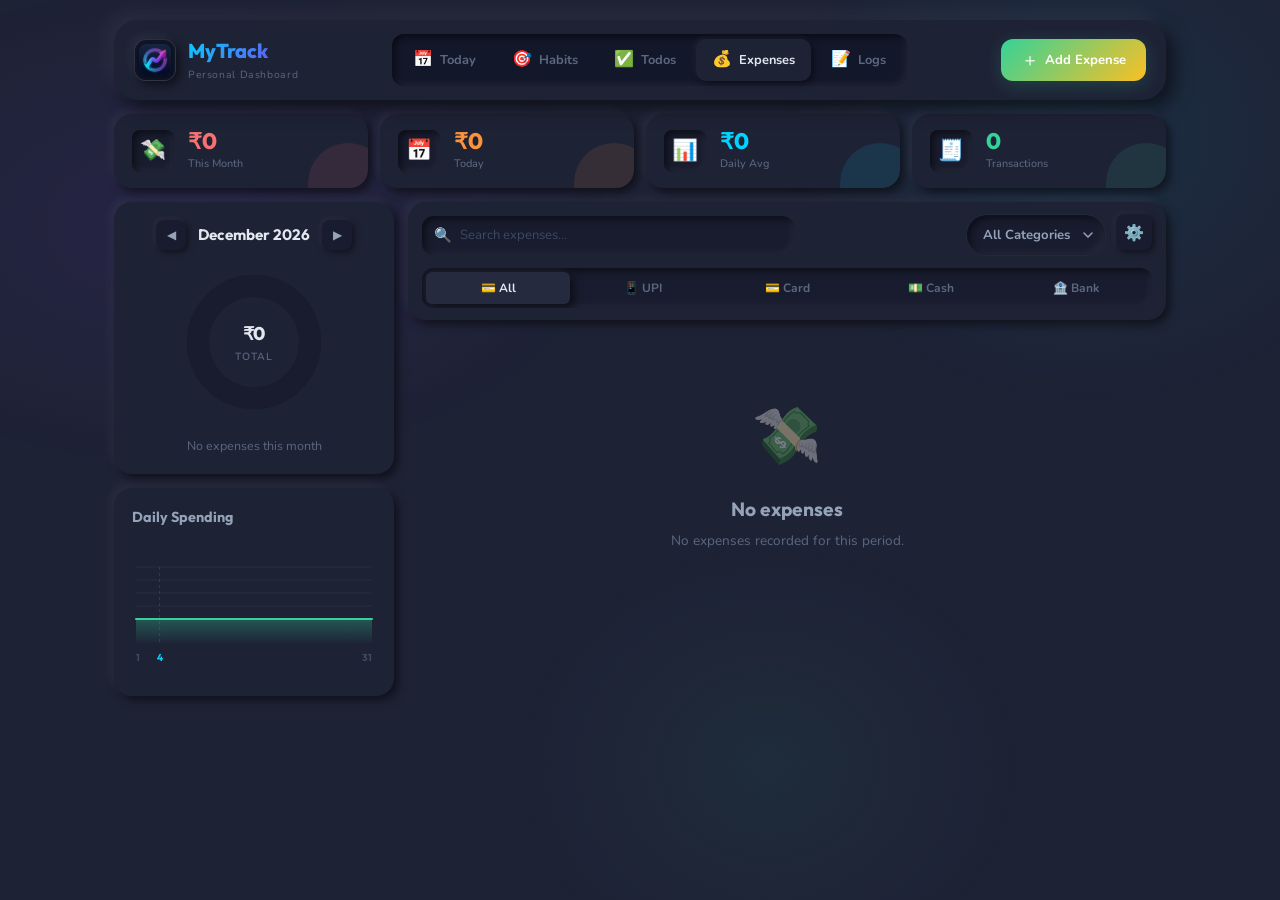
<file: expenses.html>
<!DOCTYPE html>
<html lang="en">

<head>
  <meta charset="UTF-8">
  <meta name="viewport" content="width=device-width, initial-scale=1.0">
  <title>MyTrack — Expenses</title>
  <link rel="stylesheet" href="css/shared.css">
  <link rel="stylesheet" href="css/expenses.css">
  <link rel="icon" type="image/png" href="assets/icon-192.png">
  <link rel="manifest" href="manifest.json">
  <meta name="theme-color" content="#0f172a">
  <link rel="apple-touch-icon" href="assets/icon-192.png">
</head>

<body>
  <div class="app">

    <nav class="topnav">
      <a href="index.html" class="topnav__brand">
        <div class="topnav__logo" aria-label="MyTrack Logo">
          <img src="assets/icon-192.png" alt="MyTrack" class="topnav__logo-img">
        </div>
        <div>
          <div class="topnav__name">MyTrack</div>
          <div class="topnav__tagline">Personal Dashboard</div>
        </div>
      </a>
      <div class="topnav__links">
        <a href="index.html" class="topnav__link"><span class="topnav__link-icon">📅</span><span>Today</span></a>
        <a href="habits.html" class="topnav__link"><span class="topnav__link-icon">🎯</span><span>Habits</span></a>
        <a href="todos.html" class="topnav__link"><span class="topnav__link-icon">✅</span><span>Todos</span></a>
        <a href="expenses.html" class="topnav__link active"><span
            class="topnav__link-icon">💰</span><span>Expenses</span></a>
        <a href="logs.html" class="topnav__link"><span class="topnav__link-icon">📝</span><span>Logs</span></a>
      </div>
      <button class="btn-primary" id="btnAddExp"
        style="background:var(--grad-money);box-shadow:0 4px 18px var(--green-dim);">
        <span style="font-size:1.1rem;font-weight:300">＋</span><span class="btn-text"> Add Expense</span>
      </button>
    </nav>

    <!-- SUMMARY CARDS -->
    <section class="exp-stats" id="expStats">
      <div class="estat estat--spent">
        <div class="estat__icon">💸</div>
        <div>
          <div class="estat__value" id="statSpent">₹0</div>
          <div class="estat__label" id="statSpentLabel">This Month</div>
        </div>
        <div class="estat__glow"></div>
      </div>
      <div class="estat estat--today">
        <div class="estat__icon" id="statTodayIcon">📅</div>
        <div>
          <div class="estat__value" id="statToday">₹0</div>
          <div class="estat__label" id="statTodayLabel">Today</div>
        </div>
        <div class="estat__glow"></div>
      </div>
      <div class="estat estat--avg">
        <div class="estat__icon">📊</div>
        <div>
          <div class="estat__value" id="statAvg">₹0</div>
          <div class="estat__label">Daily Avg</div>
        </div>
        <div class="estat__glow"></div>
      </div>
      <div class="estat estat--count">
        <div class="estat__icon">🧾</div>
        <div>
          <div class="estat__value" id="statCount">0</div>
          <div class="estat__label">Transactions</div>
        </div>
        <div class="estat__glow"></div>
      </div>
    </section>

    <!-- MONTH NAV + MAIN CONTENT -->
    <div class="exp-layout">

      <!-- LEFT: chart + breakdown -->
      <div class="exp-left">
        <div class="exp-card" id="chartCard">
          <div class="exp-card__header">
            <div class="month-nav">
              <button class="month-btn" id="prevMonth">◀</button>
              <span class="month-label" id="monthLabel">March 2026</span>
              <button class="month-btn" id="nextMonth">▶</button>
            </div>
          </div>
          <!-- Donut chart -->
          <div class="donut-wrap">
            <svg id="donutSvg" viewBox="0 0 200 200" class="donut-svg"></svg>
            <div class="donut-center">
              <div class="donut-total" id="donutTotal">₹0</div>
              <div class="donut-label">Total</div>
            </div>
          </div>
          <!-- Legend -->
          <div class="chart-legend" id="chartLegend"></div>
        </div>

        <!-- Line chart - daily -->
        <div class="exp-card" id="barCard">
          <div class="exp-card__title">Daily Spending</div>
          <div class="line-chart-wrap" id="lineChartWrap">
            <svg id="lineChartSvg" class="line-chart-svg"></svg>
            <div class="line-chart-labels" id="lineChartLabels"></div>
            <div class="line-tooltip" id="lineTooltip"></div>
          </div>
        </div>
      </div>

      <div class="exp-right">
        <div class="exp-filters">
          <div style="display: flex; gap: 10px; align-items: center; width: 100%; flex-wrap: wrap;">
            <div class="search-wrap" style="flex: 1; min-width: 180px; margin: 0;">
              <span class="search-icon">🔍</span>
              <input type="text" id="searchExp" class="search-input" placeholder="Search expenses…">
            </div>

            <div style="display: flex; gap: 10px; flex: 1; min-width: 180px; justify-content: flex-end;">
              <select id="filterCatSelect" class="cat-filter-select" title="Filter by Category" style="flex: 1;">
                <option value="all">All Categories</option>
              </select>

              <button class="btn-icon" id="btnManageCats" title="Manage Categories">⚙️</button>
            </div>
          </div>

          <div class="pay-segment" id="payFilterBtns">
            <button class="pay-seg-btn active" data-pay="all" title="All Payments">💳 All</button>
            <button class="pay-seg-btn" data-pay="upi" title="UPI">📱 UPI</button>
            <button class="pay-seg-btn" data-pay="card" title="Card">💳 Card</button>
            <button class="pay-seg-btn" data-pay="cash" title="Cash">💵 Cash</button>
            <button class="pay-seg-btn" data-pay="netbanking" title="NetBanking" style="border-right: none;">🏦
              Bank</button>
          </div>
        </div>

        <div id="expList"></div>
      </div>
    </div>
  </div>

  <!-- MODAL -->
  <div class="modal-overlay" id="expModal">
    <div class="modal">
      <button class="modal__close" id="modalClose">✕</button>
      <h2 class="modal__title" id="expModalTitle">Add Expense</h2>

      <div style="display:grid;grid-template-columns:1fr 1fr;gap:12px;">
        <div class="modal__field" style="grid-column:1/-1">
          <label class="modal__label">Description</label>
          <input class="modal__input" type="text" id="expDesc" placeholder="e.g. Lunch at cafe">
        </div>
        <div class="modal__field">
          <label class="modal__label">Amount (₹)</label>
          <input class="modal__input" type="number" id="expAmount" placeholder="0.00" min="0" step="0.01">
        </div>
        <div class="modal__field">
          <label class="modal__label">Date</label>
          <input class="modal__input" type="date" id="expDate">
        </div>
        <div class="modal__field">
          <label class="modal__label">Category</label>
          <select class="modal__select" id="expCat"></select>
        </div>
        <div class="modal__field">
          <label class="modal__label">Payment</label>
          <select class="modal__select" id="expPayment">
            <option value="cash">💵 Cash</option>
            <option value="upi">📱 UPI</option>
            <option value="card">💳 Card</option>
            <option value="netbanking">🏦 Net Banking</option>
          </select>
        </div>
        <div class="modal__field" style="grid-column:1/-1">
          <label class="modal__label">Notes (optional)</label>
          <input class="modal__input" type="text" id="expNotes" placeholder="Any extra detail…">
        </div>
      </div>

      <div class="modal__actions">
        <button class="modal__btn modal__btn--cancel" id="expCancel">Cancel</button>
        <button class="modal__btn modal__btn--primary" id="expSave" style="background:var(--grad-money);">Save</button>
      </div>
    </div>
  </div>

  <!-- CATEGORY MANAGEMENT MODAL -->
  <div class="modal-overlay" id="catModal">
    <div class="modal" style="max-height: 85vh; display: flex; flex-direction: column;">
      <button class="modal__close" id="catModalClose">✕</button>
      <h2 class="modal__title">Manage Categories</h2>

      <div id="catManageList"
        style="flex: 1; overflow-y: auto; display: flex; flex-direction: column; gap: 10px; margin-bottom: 20px; padding-right: 4px;">
        <!-- JS fills this dynamically -->
      </div>

      <button class="modal__btn modal__btn--primary" id="btnAddNewCat"
        style="background:var(--grad-primary);width:100%;">＋ Add New Category</button>
    </div>
  </div>

  <script src="js/db.js"></script>
  <script>
    if ('serviceWorker' in navigator) {
      navigator.serviceWorker.register('sw.js').catch(err => console.error(err));
    }
  </script>
  <script src="js/expenses.js"></script>
</body>

</html>
</file>
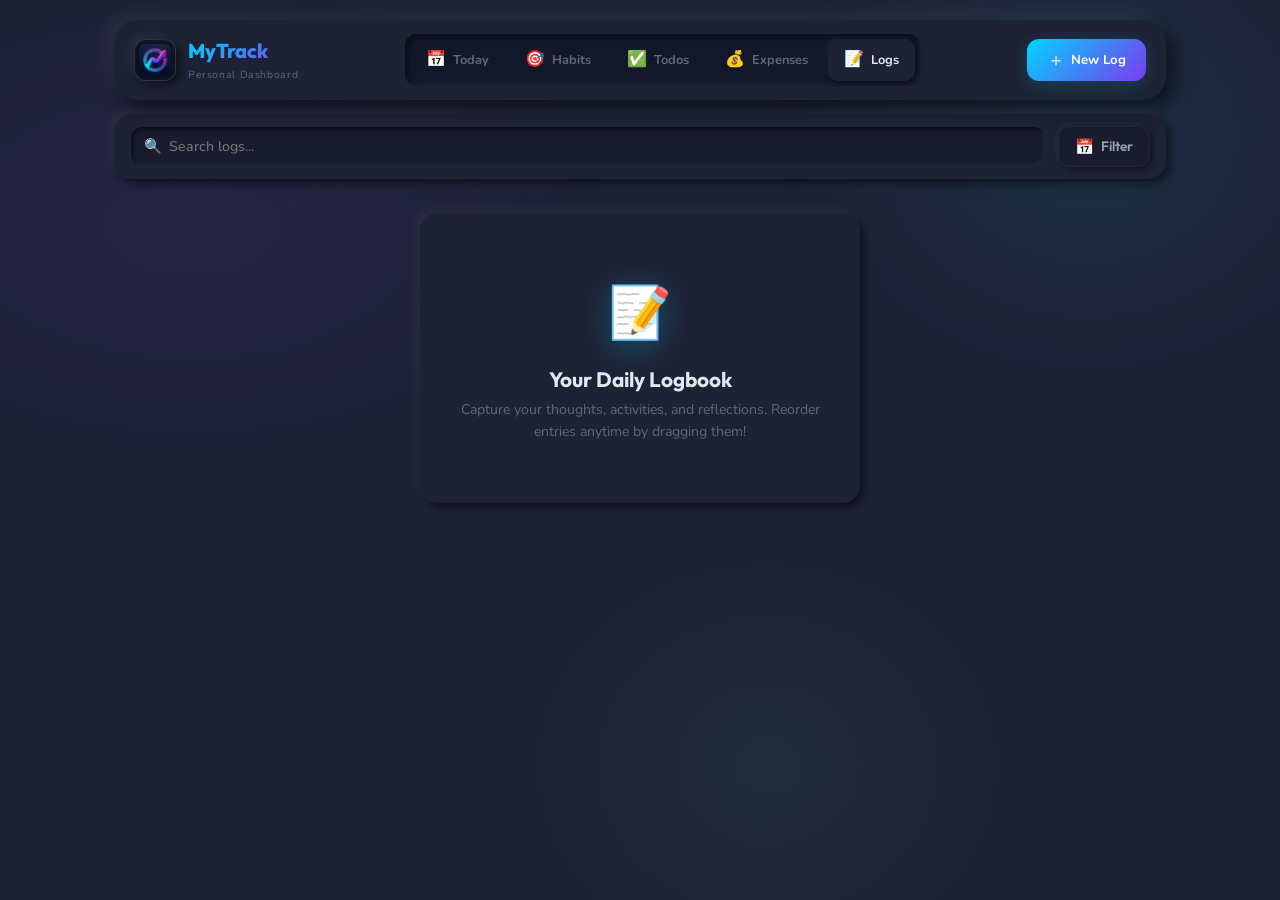
<file: logs.html>
<!DOCTYPE html>
<html lang="en">

<head>
  <meta charset="UTF-8">
  <meta name="viewport" content="width=device-width, initial-scale=1.0">
  <title>MyTrack — Logs</title>
  <link rel="stylesheet" href="css/shared.css">
  <link rel="stylesheet" href="css/logs.css">
  <link rel="icon" type="image/png" href="assets/icon-192.png">
  <link rel="manifest" href="manifest.json">
  <meta name="theme-color" content="#0f172a">
  <link rel="apple-touch-icon" href="assets/icon-192.png">
</head>

<body>
  <div id="app" class="app">

    <!-- TOP NAVIGATION -->
    <nav class="topnav">
      <a href="index.html" class="topnav__brand">
        <div class="topnav__logo" aria-label="MyTrack Logo">
          <img src="assets/icon-192.png" alt="MyTrack" class="topnav__logo-img">
        </div>
        <div>
          <div class="topnav__name">MyTrack</div>
          <div class="topnav__tagline">Personal Dashboard</div>
        </div>
      </a>
      <div class="topnav__links">
        <a href="index.html" class="topnav__link"><span class="topnav__link-icon">📅</span><span>Today</span></a>
        <a href="habits.html" class="topnav__link"><span class="topnav__link-icon">🎯</span><span>Habits</span></a>
        <a href="todos.html" class="topnav__link"><span class="topnav__link-icon">✅</span><span>Todos</span></a>
        <a href="expenses.html" class="topnav__link"><span class="topnav__link-icon">💰</span><span>Expenses</span></a>
        <a href="logs.html" class="topnav__link active"><span class="topnav__link-icon">📝</span><span>Logs</span></a>
      </div>
      <button class="btn-primary" id="btnAddLog" style="background:var(--grad-primary);box-shadow:0 4px 18px var(--cyan-dim);">
        <span style="font-size:1.1rem;font-weight:300">＋</span><span class="btn-text"> New Log</span>
      </button>
    </nav>

    <!-- TOOLBAR / SEARCH & DATE FILTER -->
    <div class="logs-toolbar">
      <div class="logs-search">
        <span class="logs-search__icon">🔍</span>
        <input type="text" id="logSearchInput" class="logs-search__input" placeholder="Search logs...">
        <button id="logSearchClear" class="logs-search__clear" title="Clear search" style="display:none;">✕</button>
      </div>
      <button class="logs-filter-btn" id="btnFilterLogs" title="Filter by date">
        <span class="logs-filter-btn__icon">📅</span>
        <span class="logs-filter-btn__text">Filter</span>
        <span class="logs-filter-btn__badge" id="logFilterBadge" style="display:none;"></span>
      </button>
    </div>

    <!-- ACTIVE FILTER BANNER -->
    <div class="logs-active-filter-bar" id="logsActiveFilterBar" style="display:none;">
      <div class="logs-active-filter-bar__content">
        <span class="logs-active-filter-bar__icon">📅</span>
        <span id="logsActiveFilterText">Filtered by date</span>
      </div>
      <button id="btnClearActiveFilter" class="logs-active-filter-bar__clear" title="Clear date filter">✕ Clear</button>
    </div>

    <!-- LOG FEED -->
    <main id="logsFeed" class="logs-feed" aria-label="Logs Feed">
      <!-- Day groups & log items rendered dynamically here -->
    </main>

  </div>

  <!-- TOAST CONTAINER -->
  <div class="toast-container" id="toastContainer"></div>

  <!-- DATE FILTER MODAL -->
  <div class="modal-overlay" id="filterModal">
    <div class="modal" style="max-width: 440px;">
      <button class="modal__close" id="filterModalClose">✕</button>
      <h2 class="modal__title">Filter Logs</h2>

      <div class="modal__field" style="margin-top: 14px;">
        <label class="modal__label">Quick Presets</label>
        <div class="filter-preset-chips" id="filterPresetChips">
          <button type="button" class="filter-preset-chip" data-preset="today">Today</button>
          <button type="button" class="filter-preset-chip" data-preset="yesterday">Yesterday</button>
          <button type="button" class="filter-preset-chip" data-preset="week">This Week</button>
          <button type="button" class="filter-preset-chip active" data-preset="all">All</button>
        </div>
      </div>

      <div style="display: grid; grid-template-columns: 1fr 1fr; gap: 12px; margin-top: 14px;">
        <div class="modal__field">
          <label class="modal__label">From Date</label>
          <input class="modal__input" type="date" id="filterFromDate">
        </div>
        <div class="modal__field">
          <label class="modal__label">To Date</label>
          <input class="modal__input" type="date" id="filterToDate">
        </div>
      </div>
      <p style="font-size: 0.74rem; color: var(--t3); margin-top: 8px;">
        * If only "From Date" is selected, logs for that day only will be shown.
      </p>

      <div class="modal__actions" style="margin-top: 20px;">
        <button type="button" class="modal__btn modal__btn--cancel" id="btnResetFilter">Reset</button>
        <button type="button" class="modal__btn modal__btn--primary" id="btnApplyFilter" style="background:var(--grad-primary);">Apply Filter</button>
      </div>
    </div>
  </div>

  <!-- ADD / EDIT LOG MODAL -->
  <div class="modal-overlay" id="logModal">
    <div class="modal" style="max-width: 520px;">
      <button class="modal__close" id="logModalClose">✕</button>
      <h2 class="modal__title" id="logModalTitle">New Log</h2>
      <div class="modal__field" style="margin-top: 14px;">
        <label class="modal__label">Date</label>
        <input class="modal__input" type="date" id="modalLogDate">
      </div>
      <div class="modal__field" style="margin-top: 14px;">
        <label class="modal__label">What's on your mind?</label>
        <textarea class="modal__input" id="modalLogText" rows="4"
          placeholder="Write a log, reflection, or note..."
          style="resize: vertical; min-height: 100px; font-size: 0.95rem; line-height: 1.5;"></textarea>
      </div>
      <div class="modal__actions" style="margin-top: 20px;">
        <button class="modal__btn modal__btn--cancel" id="btnCancelLog">Cancel</button>
        <button class="modal__btn modal__btn--primary" id="btnSaveLog" style="background:var(--grad-primary);">Save Log</button>
      </div>
    </div>
  </div>

  <!-- SCRIPTS -->
  <script src="js/db.js"></script>
  <script src="js/logs.js"></script>
</body>

</html>
</file>
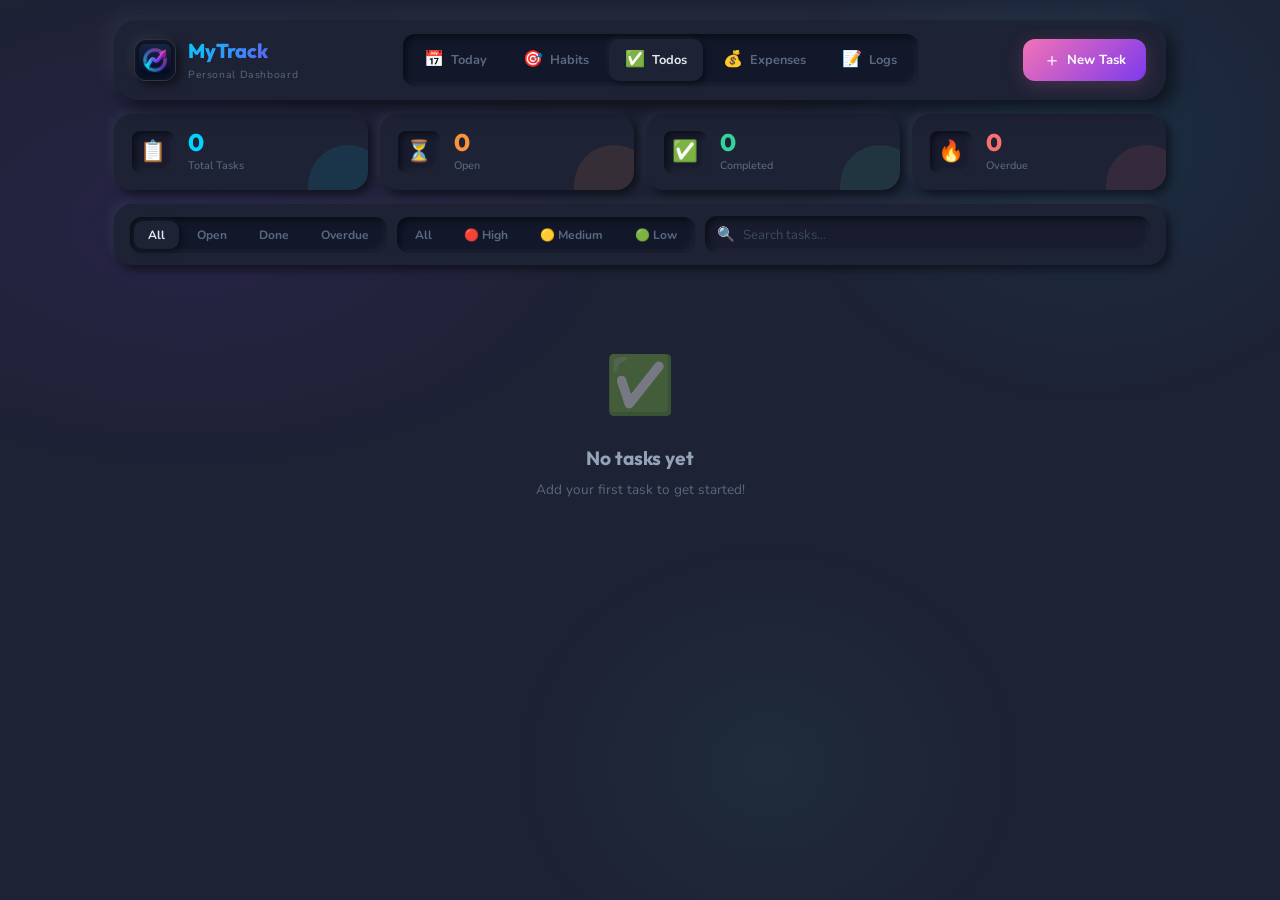
<file: todos.html>
<!DOCTYPE html>
<html lang="en">

<head>
  <meta charset="UTF-8">
  <meta name="viewport" content="width=device-width, initial-scale=1.0">
  <title>MyTrack — Todos</title>
  <link rel="stylesheet" href="css/shared.css">
  <link rel="stylesheet" href="css/todos.css">
  <link rel="icon" type="image/png" href="assets/icon-192.png">
  <link rel="manifest" href="manifest.json">
  <meta name="theme-color" content="#0f172a">
  <link rel="apple-touch-icon" href="assets/icon-192.png">
</head>

<body>
  <div class="app">

    <!-- NAV -->
    <nav class="topnav">
      <a href="index.html" class="topnav__brand">
        <div class="topnav__logo" aria-label="MyTrack Logo">
          <img src="assets/icon-192.png" alt="MyTrack" class="topnav__logo-img">
        </div>
        <div>
          <div class="topnav__name">MyTrack</div>
          <div class="topnav__tagline">Personal Dashboard</div>
        </div>
      </a>
      <div class="topnav__links">
        <a href="index.html" class="topnav__link"><span class="topnav__link-icon">📅</span><span>Today</span></a>
        <a href="habits.html" class="topnav__link"><span class="topnav__link-icon">🎯</span><span>Habits</span></a>
        <a href="todos.html" class="topnav__link active"><span class="topnav__link-icon">✅</span><span>Todos</span></a>
        <a href="expenses.html" class="topnav__link"><span class="topnav__link-icon">💰</span><span>Expenses</span></a>
        <a href="logs.html" class="topnav__link"><span class="topnav__link-icon">📝</span><span>Logs</span></a>
      </div>
      <button class="btn-primary" id="btnAddTodo"
        style="background:var(--grad-todo);box-shadow:0 4px 18px var(--pink-dim);">
        <span style="font-size:1.1rem;font-weight:300">＋</span><span class="btn-text"> New Task</span>
      </button>
    </nav>

    <!-- STATS -->
    <section class="todo-stats" id="todoStats">
      <div class="tstat tstat--total">
        <div class="tstat__icon">📋</div>
        <div>
          <div class="tstat__value" id="statTotal">0</div>
          <div class="tstat__label">Total Tasks</div>
        </div>
        <div class="tstat__glow"></div>
      </div>
      <div class="tstat tstat--open">
        <div class="tstat__icon">⏳</div>
        <div>
          <div class="tstat__value" id="statOpen">0</div>
          <div class="tstat__label">Open</div>
        </div>
        <div class="tstat__glow"></div>
      </div>
      <div class="tstat tstat--done">
        <div class="tstat__icon">✅</div>
        <div>
          <div class="tstat__value" id="statDone">0</div>
          <div class="tstat__label">Completed</div>
        </div>
        <div class="tstat__glow"></div>
      </div>
      <div class="tstat tstat--overdue">
        <div class="tstat__icon">🔥</div>
        <div>
          <div class="tstat__value" id="statOverdue">0</div>
          <div class="tstat__label">Overdue</div>
        </div>
        <div class="tstat__glow"></div>
      </div>
    </section>

    <!-- FILTERS -->
    <div class="todo-filters" id="todoFilters">
      <div class="filter-group">
        <button class="filter-btn active" data-filter="all">All</button>
        <button class="filter-btn" data-filter="open">Open</button>
        <button class="filter-btn" data-filter="done">Done</button>
        <button class="filter-btn" data-filter="overdue">Overdue</button>
      </div>
      <div class="filter-group">
        <button class="filter-btn" data-priority="all">All</button>
        <button class="filter-btn" data-priority="high">🔴 High</button>
        <button class="filter-btn" data-priority="medium">🟡 Medium</button>
        <button class="filter-btn" data-priority="low">🟢 Low</button>
      </div>
      <div class="search-wrap">
        <span class="search-icon">🔍</span>
        <input type="text" id="searchTodo" class="search-input" placeholder="Search tasks...">
      </div>
    </div>

    <!-- MAIN -->
    <main id="todoMain"></main>
  </div>

  <!-- ADD/EDIT MODAL -->
  <div class="modal-overlay" id="todoModal">
    <div class="modal">
      <button class="modal__close" id="modalClose">✕</button>
      <h2 class="modal__title" id="modalTitle">New Task</h2>

      <div class="modal__field">
        <label class="modal__label">Task Title</label>
        <input class="modal__input" type="text" id="taskTitle" placeholder="What needs to be done?">
      </div>
      <div class="modal__field">
        <label class="modal__label">Category</label>
        <div style="display:flex;gap:8px;">
          <select class="modal__select" id="taskCategory" style="flex:1"></select>
          <input class="modal__input" id="newCategory" placeholder="New category…" style="flex:1">
        </div>
      </div>
      <div style="display:grid;grid-template-columns:1fr 1fr;gap:12px;">
        <div class="modal__field">
          <label class="modal__label">Priority</label>
          <select class="modal__select" id="taskPriority">
            <option value="high">🔴 High</option>
            <option value="medium" selected>🟡 Medium</option>
            <option value="low">🟢 Low</option>
          </select>
        </div>
        <div class="modal__field">
          <label class="modal__label">Due Date</label>
          <input class="modal__input" type="date" id="taskDue">
        </div>
      </div>
      <div class="modal__field">
        <label class="modal__label">Notes</label>
        <textarea class="modal__textarea" id="taskNotes" placeholder="Optional notes…"></textarea>
      </div>
      <div class="modal__field" id="subtaskField">
        <label class="modal__label">Sub-tasks</label>
        <div id="subtaskList" class="subtask-list"></div>
        <div style="display:flex;gap:8px;margin-top:6px;">
          <input class="modal__input" id="subtaskInput" placeholder="Add sub-task…" style="flex:1">
          <button class="btn-primary" id="btnAddSubtask"
            style="background:var(--grad-todo);padding:10px 14px;">＋</button>
        </div>
      </div>
      <div class="modal__actions">
        <button class="modal__btn modal__btn--cancel" id="modalCancel">Cancel</button>
        <button class="modal__btn modal__btn--primary" id="modalSave" style="background:var(--grad-todo);">Save
          Task</button>
      </div>
    </div>
  </div>

  <script src="js/db.js"></script>
  <script>
    if ('serviceWorker' in navigator) {
      navigator.serviceWorker.register('sw.js').catch(err => console.error(err));
    }
  </script>
  <script src="js/todos.js"></script>
</body>

</html>
</file>
<file: css/shared.css>
/* ============================================================
   MYTRACK SUITE — Shared Design System
   Dark Neumorphism  |  Outfit + Nunito
   ============================================================ */
@import url('https://fonts.googleapis.com/css2?family=Outfit:wght@400;500;600;700;800&family=Nunito:wght@300;400;500;600;700&display=swap');

:root {
  --bg: #1e2235;
  --bg-raised: #252a3f;
  --bg-deep: #181c2e;
  --bg-deeper: #13172a;

  --sh-light: rgba(255, 255, 255, 0.055);
  --sh-dark: rgba(0, 0, 0, 0.52);
  --neu-out: 8px 8px 18px var(--sh-dark), -8px -8px 18px var(--sh-light);
  --neu-out-sm: 4px 4px 10px var(--sh-dark), -4px -4px 10px var(--sh-light);
  --neu-out-xs: 2px 2px 6px var(--sh-dark), -2px -2px 6px var(--sh-light);
  --neu-in: inset 5px 5px 12px var(--sh-dark), inset -5px -5px 12px var(--sh-light);
  --neu-in-sm: inset 3px 3px 7px var(--sh-dark), inset -3px -3px 7px var(--sh-light);
  --neu-in-xs: inset 2px 2px 4px var(--sh-dark), inset -2px -2px 4px var(--sh-light);

  --cyan: #00d4ff;
  --cyan-dim: rgba(0, 212, 255, 0.18);
  --cyan-glow: rgba(0, 212, 255, 0.30);
  --purple: #7c3aed;
  --purple-dim: rgba(124, 58, 237, 0.18);
  --green: #34d399;
  --green-dim: rgba(52, 211, 153, 0.20);
  --green-glow: rgba(52, 211, 153, 0.30);
  --orange: #fb923c;
  --orange-dim: rgba(251, 146, 60, 0.20);
  --pink: #f472b6;
  --pink-dim: rgba(244, 114, 182, 0.20);
  --red: #f87171;
  --red-dim: rgba(248, 113, 113, 0.20);
  --yellow: #fbbf24;
  --yellow-dim: rgba(251, 191, 36, 0.20);

  --grad-primary: linear-gradient(135deg, #00d4ff, #7c3aed);
  --grad-success: linear-gradient(135deg, #34d399, #00d4ff);
  --grad-fire: linear-gradient(135deg, #fb923c, #f87171);
  --grad-money: linear-gradient(135deg, #34d399, #fbbf24);
  --grad-todo: linear-gradient(135deg, #f472b6, #7c3aed);

  --t1: #e2e8f0;
  --t2: #94a3b8;
  --t3: #5a6880;
  --t4: #3d4a60;

  --r-xs: 8px;
  --r-sm: 12px;
  --r-md: 18px;
  --r-lg: 24px;
  --r-xl: 32px;
  --ease: cubic-bezier(0.4, 0, 0.2, 1);
  --spring: cubic-bezier(0.34, 1.56, 0.64, 1);
}

*,
*::before,
*::after {
  margin: 0;
  padding: 0;
  box-sizing: border-box;
}

html {
  font-size: 16px;
  scroll-behavior: smooth;
}

body {
  font-family: 'Nunito', sans-serif;
  background: var(--bg);
  color: var(--t1);
  min-height: 100vh;
  overflow-x: hidden;
  line-height: 1.6;
}

body::before {
  content: '';
  position: fixed;
  inset: 0;
  background: radial-gradient(ellipse 55% 45% at 15% 25%, rgba(124, 58, 237, 0.09) 0%, transparent 60%), radial-gradient(ellipse 45% 55% at 85% 15%, rgba(0, 212, 255, 0.07) 0%, transparent 55%), radial-gradient(ellipse 40% 50% at 60% 85%, rgba(52, 211, 153, 0.06) 0%, transparent 50%);
  pointer-events: none;
  z-index: 0;
}

h1,
h2,
h3,
h4 {
  font-family: 'Outfit', sans-serif;
  line-height: 1.2;
}

::-webkit-scrollbar {
  width: 5px;
}

::-webkit-scrollbar-track {
  background: var(--bg-deeper);
}

::-webkit-scrollbar-thumb {
  background: var(--bg-raised);
  border-radius: 10px;
}

::-webkit-scrollbar-thumb:hover {
  background: var(--purple);
}

/* ── APP SHELL ── */
.app,
#app {
  position: relative;
  z-index: 1;
  max-width: 1100px;
  margin: 0 auto;
  padding: 20px 24px 60px;
  min-height: 100vh;
}

/* ── TOP NAV ── */
.topnav {
  display: flex;
  align-items: center;
  justify-content: space-between;
  padding: 14px 20px;
  margin-bottom: 14px;
  background: var(--bg);
  border-radius: var(--r-lg);
  box-shadow: var(--neu-out);
  animation: slideDown 0.45s var(--ease) both;
  position: relative;
  z-index: 100;
}

@keyframes slideDown {
  from {
    opacity: 0;
    transform: translateY(-14px);
  }

  to {
    opacity: 1;
    transform: translateY(0);
  }
}

.topnav__brand {
  display: flex;
  align-items: center;
  gap: 12px;
  text-decoration: none;
}

.topnav__logo {
  width: 42px;
  height: 42px;
  background: linear-gradient(135deg, rgba(37, 42, 63, 0.95), rgba(24, 28, 46, 0.95));
  border-radius: var(--r-sm);
  box-shadow: var(--neu-out-sm), inset 0 1px 1px rgba(255, 255, 255, 0.08);
  border: 1px solid rgba(255, 255, 255, 0.07);
  display: flex;
  align-items: center;
  justify-content: center;
  position: relative;
  overflow: hidden;
  transition: all 0.3s var(--ease);
  flex-shrink: 0;
}

.topnav__logo::before {
  content: '';
  position: absolute;
  inset: 0;
  border-radius: inherit;
  background: radial-gradient(circle at 70% 30%, rgba(0, 212, 255, 0.18), transparent 70%);
  opacity: 0.8;
  pointer-events: none;
  transition: opacity 0.3s var(--ease);
}

.topnav__brand:hover .topnav__logo {
  transform: translateY(-2px);
  border-color: rgba(0, 212, 255, 0.4);
  box-shadow: 
    0 8px 24px -4px rgba(0, 212, 255, 0.3),
    0 2px 10px rgba(124, 58, 237, 0.2),
    var(--neu-out-sm);
}

.topnav__brand:hover .topnav__logo::before {
  opacity: 1;
}

.topnav__logo-icon {
  width: 28px;
  height: 28px;
  display: block;
  transition: transform 0.4s var(--spring);
}

.topnav__logo-img {
  width: 100%;
  height: 100%;
  object-fit: cover;
  transform: scale(1.18);
  display: block;
  transition: transform 0.4s var(--spring);
  border-radius: inherit;
}

.topnav__brand:hover .topnav__logo-icon {
  transform: scale(1.08);
}

.topnav__brand:hover .topnav__logo-img {
  transform: scale(1.28);
}

.topnav__name {
  font-family: 'Outfit', sans-serif;
  font-size: 1.25rem;
  font-weight: 800;
  background: var(--grad-primary);
  -webkit-background-clip: text;
  -webkit-text-fill-color: transparent;
  background-clip: text;
}

.topnav__tagline {
  font-size: 0.65rem;
  color: var(--t3);
  letter-spacing: 0.06em;
}

.topnav__links {
  display: flex;
  gap: 4px;
  background: var(--bg-deeper);
  border-radius: var(--r-sm);
  padding: 5px;
  box-shadow: var(--neu-in-sm);
}

.topnav__link {
  display: flex;
  align-items: center;
  gap: 7px;
  padding: 8px 16px;
  border-radius: 10px;
  text-decoration: none;
  color: var(--t3);
  font-family: 'Nunito', sans-serif;
  font-weight: 700;
  font-size: 0.8rem;
  transition: all 0.25s var(--ease);
  white-space: nowrap;
}

.topnav__link:hover {
  color: var(--t2);
}

.topnav__link.active,
.topnav__link--trigger.active {
  background: var(--bg);
  color: var(--t1);
  box-shadow: var(--neu-out-xs);
}

.topnav__link-icon {
  font-size: 1rem;
}

.topnav__dropdown {
  position: relative;
}

.topnav__link--trigger {
  display: flex;
  align-items: center;
  gap: 7px;
  padding: 8px 16px;
  border-radius: 10px;
  border: none;
  color: var(--t3);
  font-family: 'Nunito', sans-serif;
  font-weight: 700;
  font-size: 0.8rem;
  transition: all 0.25s var(--ease);
  white-space: nowrap;
  cursor: pointer;
  background: none;
}

.topnav__link--trigger:hover {
  color: var(--t2);
}

.topnav__dropdown-menu {
  position: absolute;
  top: 100%;
  left: 0;
  margin-top: 6px;
  min-width: 140px;
  background: var(--bg-deeper);
  border-radius: var(--r-sm);
  box-shadow: var(--neu-out), 0 10px 30px rgba(0, 0, 0, 0.5);
  opacity: 0;
  visibility: hidden;
  transform: translateY(-8px);
  transition: all 0.2s var(--ease);
  z-index: 1000;
  overflow: hidden;
}

.topnav__dropdown.open .topnav__dropdown-menu {
  opacity: 1;
  visibility: visible;
  transform: translateY(0);
}

.topnav__dropdown-item {
  display: flex;
  align-items: center;
  gap: 8px;
  padding: 10px 14px;
  color: var(--t2);
  text-decoration: none;
  font-weight: 600;
  font-size: 0.8rem;
  transition: all 0.15s;
  border-left: 2px solid transparent;
}

.topnav__dropdown-item:hover {
  background: var(--bg-raised);
  color: var(--t1);
}

.topnav__dropdown-item.active {
  background: var(--bg-deep);
  color: var(--cyan);
  border-left-color: var(--cyan);
}

.topnav__dropdown-item span:first-child {
  font-size: 1rem;
}

/* ── PAGE HEADER ── */
.page-header {
  display: flex;
  align-items: center;
  justify-content: space-between;
  margin-bottom: 16px;
  animation: fadeUp 0.4s var(--ease) both;
}

.page-title {
  font-family: 'Outfit', sans-serif;
  font-size: 1.6rem;
  font-weight: 800;
  letter-spacing: -0.02em;
}

.page-subtitle {
  font-size: 0.78rem;
  color: var(--t3);
  margin-top: 2px;
}

@keyframes fadeUp {
  from {
    opacity: 0;
    transform: translateY(10px);
  }

  to {
    opacity: 1;
    transform: translateY(0);
  }
}

/* ── BTN PRIMARY ── */
.btn-primary {
  display: flex;
  align-items: center;
  gap: 6px;
  padding: 9px 20px;
  border: none;
  border-radius: var(--r-sm);
  color: #fff;
  font-family: 'Nunito', sans-serif;
  font-weight: 700;
  font-size: 0.82rem;
  cursor: pointer;
  transition: all 0.3s var(--ease);
  box-shadow: var(--neu-out-sm);
}

.btn-primary:hover {
  transform: translateY(-2px);
}

.btn-primary:active {
  transform: translateY(0);
}

/* ── MODAL ── */
.modal-overlay {
  position: fixed;
  inset: 0;
  background: rgba(10, 12, 24, 0.88);
  backdrop-filter: blur(10px);
  display: flex;
  align-items: center;
  justify-content: center;
  z-index: 1000;
  opacity: 0;
  visibility: hidden;
  transition: all 0.3s var(--ease);
}

.modal-overlay.open {
  opacity: 1;
  visibility: visible;
}

.modal {
  background: var(--bg);
  border-radius: var(--r-xl);
  padding: 32px;
  box-shadow: var(--neu-out), 0 30px 70px rgba(0, 0, 0, 0.55);
  width: 90%;
  max-width: 520px;
  transform: scale(0.9) translateY(20px);
  transition: transform 0.38s var(--spring);
  position: relative;
  max-height: 90vh;
  overflow-y: auto;
}

.modal-overlay.open .modal {
  transform: scale(1) translateY(0);
}

.modal__close {
  position: absolute;
  top: 16px;
  right: 16px;
  width: 30px;
  height: 30px;
  border: none;
  border-radius: 8px;
  background: var(--bg-deep);
  color: var(--t3);
  box-shadow: var(--neu-out-xs);
  font-size: 11px;
  cursor: pointer;
  display: flex;
  align-items: center;
  justify-content: center;
  transition: all 0.2s var(--ease);
}

.modal__close:hover {
  color: var(--t1);
  box-shadow: var(--neu-in-xs);
}

.modal__title {
  font-family: 'Outfit', sans-serif;
  font-size: 1.35rem;
  font-weight: 800;
  margin-bottom: 20px;
  background: var(--grad-primary);
  -webkit-background-clip: text;
  -webkit-text-fill-color: transparent;
  background-clip: text;
}

.modal__field {
  margin-bottom: 16px;
}

.modal__label {
  display: block;
  font-size: 0.7rem;
  font-weight: 700;
  color: var(--t3);
  text-transform: uppercase;
  letter-spacing: 0.1em;
  margin-bottom: 7px;
}

.modal__input,
.modal__select,
.modal__textarea {
  width: 100%;
  padding: 11px 14px;
  border: none;
  border-radius: var(--r-sm);
  background: var(--bg-deep);
  box-shadow: var(--neu-in-sm);
  color: var(--t1);
  font-family: 'Nunito', sans-serif;
  font-size: 0.9rem;
  transition: all 0.3s var(--ease);
  outline: none;
}

.modal__input:focus,
.modal__select:focus,
.modal__textarea:focus {
  box-shadow: var(--neu-in-sm), 0 0 0 2px var(--cyan-dim);
}

.modal__input::placeholder,
.modal__textarea::placeholder {
  color: var(--t4);
}

.modal__select {
  cursor: pointer;
  appearance: none;
  background-image: url("data:image/svg+xml,%3Csvg xmlns='http://www.w3.org/2000/svg' width='12' height='8' viewBox='0 0 12 8'%3E%3Cpath d='M1 1l5 5 5-5' stroke='%235a6880' stroke-width='1.5' fill='none' stroke-linecap='round'/%3E%3C/svg%3E");
  background-repeat: no-repeat;
  background-position: right 14px center;
}

.modal__select option {
  background: var(--bg-deep);
}

.modal__textarea {
  resize: vertical;
  min-height: 80px;
}

.modal__actions {
  display: flex;
  gap: 10px;
  margin-top: 20px;
}

.modal__btn {
  flex: 1;
  padding: 12px;
  border: none;
  border-radius: var(--r-sm);
  font-family: 'Nunito', sans-serif;
  font-weight: 700;
  font-size: 0.88rem;
  cursor: pointer;
  transition: all 0.25s var(--ease);
}

.modal__btn--primary {
  color: #fff;
  box-shadow: 0 4px 18px var(--cyan-dim);
}

.modal__btn--primary:hover {
  transform: translateY(-2px);
}

.modal__btn--cancel {
  background: var(--bg-deep);
  color: var(--t2);
  box-shadow: var(--neu-in-sm);
}

.modal__btn--cancel:hover {
  box-shadow: var(--neu-out-xs);
  background: var(--bg-raised);
  color: var(--t1);
}

.modal__btn--danger {
  background: var(--red);
  color: #fff;
  box-shadow: 0 4px 14px var(--red-dim);
}

.modal__btn--danger:hover {
  transform: translateY(-2px);
  box-shadow: 0 6px 20px var(--red-dim);
}

/* ── EMPTY STATE ── */
.empty-state {
  text-align: center;
  padding: 60px 40px;
  color: var(--t3);
}

.empty-state__icon {
  font-size: 3.5rem;
  margin-bottom: 16px;
  opacity: 0.4;
}

.empty-state__title {
  font-family: 'Outfit', sans-serif;
  font-size: 1.2rem;
  font-weight: 700;
  color: var(--t2);
  margin-bottom: 8px;
}

.empty-state__text {
  font-size: 0.85rem;
  max-width: 340px;
  margin: 0 auto 20px;
  line-height: 1.7;
}

/* ── CHIP / BADGE ── */
.chip {
  display: inline-flex;
  align-items: center;
  gap: 4px;
  padding: 3px 10px;
  border-radius: 20px;
  font-size: 0.68rem;
  font-weight: 700;
  letter-spacing: 0.03em;
}

/* ── RESPONSIVE BROWSER VIEW ── */
@media(max-width:900px) {
  .topnav {
    gap: 14px;
  }
}

/* ── MOBILE NAV (BOTTOM BAR) ── */
@media(max-width:700px) {
  .app,
  #app {
    padding-bottom: calc(110px + env(safe-area-inset-bottom, 0px));
  }

  .topnav {
    padding: 12px 16px;
    animation: none;
    transform: none;
  }

  .topnav__links {
    position: fixed;
    bottom: 0;
    left: 0;
    right: 0;
    margin: 0;
    padding: 8px 16px;
    background: var(--bg-deep);
    border-radius: 20px 20px 0 0;
    box-shadow: 0 -10px 40px rgba(0, 0, 0, 0.4), inset 0 1px 0 rgba(255,255,255,0.05);
    z-index: 1000;
    display: flex;
    justify-content: space-around;
    align-items: center;
  }

  .topnav__link,
  .topnav__link--trigger {
    flex-direction: column;
    gap: 4px;
    padding: 8px 12px;
    font-size: 0.65rem;
    background: transparent;
    box-shadow: none;
  }

  .topnav__link-icon {
    font-size: 1.35rem;
    margin: 0;
  }

  .topnav__link.active,
  .topnav__link--trigger.active {
    background: transparent;
    color: var(--cyan);
    box-shadow: none;
  }

  .topnav__dropdown-menu {
    top: auto;
    bottom: 100%;
    left: 50%;
    margin-top: 0;
    margin-bottom: 12px;
    transform: translateX(-50%) translateY(12px);
  }

  .topnav__dropdown.open .topnav__dropdown-menu {
    transform: translateX(-50%) translateY(0);
  }

  .topnav__dropdown-item {
    padding: 14px 20px;
    font-size: 0.9rem;
  }
}

@media(max-width:550px) {
  .app,
  #app {
    padding: 12px 12px calc(110px + env(safe-area-inset-bottom, 0px));
  }

  .modal {
    padding: 22px;
    width: 96%;
  }

  .btn-text {
    display: none;
  }

  .btn-primary,
  .btn-add-habit {
    width: 44px;
    height: 44px;
    padding: 0;
    justify-content: center;
    border-radius: var(--r-sm);
  }
}

.btn-settings {
  width: 36px;
  height: 36px;
  border: none;
  border-radius: var(--r-xs);
  background: var(--bg-deep);
  color: var(--t2);
  font-size: 1rem;
  cursor: pointer;
  display: flex;
  align-items: center;
  justify-content: center;
  box-shadow: var(--neu-out-xs);
  transition: all 0.2s var(--ease);
  flex-shrink: 0;
}

.btn-settings:hover {
  color: var(--cyan);
  box-shadow: var(--neu-out-sm);
}

.btn-settings:active {
  box-shadow: var(--neu-in-xs);
}

/* ── TOAST NOTIFICATIONS ── */
.toast-container {
  position: fixed;
  bottom: 24px;
  right: 24px;
  display: flex;
  flex-direction: column;
  gap: 10px;
  z-index: 2000;
  pointer-events: none;
}

.toast {
  display: flex;
  align-items: center;
  gap: 12px;
  padding: 14px 20px;
  background: var(--bg);
  border-radius: var(--r-sm);
  box-shadow: var(--neu-out), 0 10px 40px rgba(0, 0, 0, 0.5);
  color: var(--t1);
  font-size: 0.88rem;
  font-weight: 600;
  pointer-events: auto;
  animation: toastIn 0.35s var(--spring) both;
  max-width: 340px;
}

.toast.toast--out {
  animation: toastOut 0.25s var(--ease) forwards;
}

.toast__icon {
  font-size: 1.2rem;
  flex-shrink: 0;
}

.toast__message {
  flex: 1;
  line-height: 1.3;
}

.toast--success { border-left: 3px solid var(--green); }
.toast--success .toast__icon { color: var(--green); }

.toast--error { border-left: 3px solid var(--red); }
.toast--error .toast__icon { color: var(--red); }

.toast--info { border-left: 3px solid var(--cyan); }
.toast--info .toast__icon { color: var(--cyan); }

@keyframes toastIn {
  from { opacity: 0; transform: translateX(100%) scale(0.8); }
  to { opacity: 1; transform: translateX(0) scale(1); }
}

@keyframes toastOut {
  from { opacity: 1; transform: translateX(0) scale(1); }
  to { opacity: 0; transform: translateX(100%) scale(0.8); }
}

/* Mobile toast positioning */
@media(max-width: 500px) {
  .toast-container {
    left: 16px;
    right: 16px;
    bottom: 16px;
  }
  
  .toast {
    max-width: 100%;
  }
}

/* ── MOBILE TOUCH TARGETS ── */
@media(max-width: 700px) {
  .topnav__link {
    min-height: 44px;
    min-width: 44px;
  }
  
  .habit-toggle {
    min-width: 44px;
    min-height: 44px;
  }
  
  .habit-toggle__visual {
    width: 32px;
    height: 32px;
  }
  
  .btn-settings {
    width: 44px;
    height: 44px;
  }
}



/* ── SETTINGS DROPDOWN ── */
.settings-dropdown {
  margin-bottom: 12px;
}

.settings-dropdown__trigger {
  width: 100%;
  display: flex;
  align-items: center;
  gap: 10px;
  padding: 14px 16px;
  background: var(--bg);
  border: none;
  border-radius: var(--r-sm);
  color: var(--t1);
  font-family: 'Nunito', sans-serif;
  font-size: 0.95rem;
  font-weight: 600;
  cursor: pointer;
  box-shadow: var(--neu-out-sm);
  transition: all 0.25s var(--ease);
}

.settings-dropdown__trigger:hover {
  transform: translateY(-2px);
  box-shadow: var(--neu-out), 0 4px 12px rgba(0, 212, 255, 0.15);
}

.settings-dropdown__trigger:active {
  transform: translateY(0);
  box-shadow: var(--neu-in-sm);
}

.settings-dropdown__icon {
  font-size: 1.1rem;
}

.settings-dropdown__label {
  flex: 1;
  text-align: left;
}

.settings-dropdown__arrow {
  font-size: 0.7rem;
  color: var(--t3);
  transition: transform 0.3s var(--ease);
}

.settings-dropdown--open .settings-dropdown__arrow {
  transform: rotate(90deg);
}

.settings-dropdown__content {
  display: none;
  padding: 16px;
  margin-top: 8px;
  background: var(--bg);
  border-radius: var(--r-sm);
  box-shadow: var(--neu-in-sm), inset 0 1px 0 rgba(255,255,255,0.05);
}

.settings-dropdown--open .settings-dropdown__content {
  display: block;
  animation: dropdownFadeIn 0.3s var(--ease);
}

@keyframes dropdownFadeIn {
  from {
    opacity: 0;
    transform: translateY(-8px);
  }
  to {
    opacity: 1;
    transform: translateY(0);
  }
}

/* ── IMPORT/EXPORT BUTTONS ── */
.import-export-buttons {
  display: flex;
  gap: 12px;
}

.import-export-btn {
  flex: 1;
  display: flex;
  align-items: center;
  justify-content: center;
  gap: 8px;
  padding: 14px 16px;
  background: var(--bg);
  border: none;
  border-radius: var(--r-sm);
  color: var(--t1);
  font-family: 'Nunito', sans-serif;
  font-size: 0.88rem;
  font-weight: 600;
  cursor: pointer;
  box-shadow: var(--neu-out-sm);
  transition: all 0.25s var(--ease);
}

.import-export-btn:hover {
  transform: translateY(-2px);
  box-shadow: var(--neu-out), 0 4px 12px rgba(0, 212, 255, 0.15);
}

.import-export-btn:active {
  transform: translateY(0);
  box-shadow: var(--neu-in-sm);
}

.import-export-btn__icon {
  font-size: 1rem;
}

.import-export-btn--import {
  background: linear-gradient(135deg, var(--bg) 0%, var(--bg) 100%);
  border-left: 3px solid var(--cyan);
}

.import-export-btn--export {
  background: linear-gradient(135deg, var(--bg) 0%, var(--bg) 100%);
  border-left: 3px solid var(--green);
}

.import-export-btn--import:hover {
  border-left-color: var(--cyan);
}

.import-export-btn--export:hover {
  border-left-color: var(--green);
}
</file>
<file: css/expenses.css>
/* ── EXPENSES PAGE ── */
.exp-stats {
  display: grid;
  grid-template-columns: repeat(4, 1fr);
  gap: 12px;
  margin-bottom: 14px;
}

.estat {
  background: var(--bg);
  border-radius: var(--r-md);
  padding: 16px 18px;
  box-shadow: var(--neu-out-sm);
  display: flex;
  align-items: center;
  gap: 14px;
  position: relative;
  overflow: hidden;
  transition: all 0.3s var(--ease);
  animation: fadeUp 0.5s var(--ease) both;
}

.estat:nth-child(1) {
  animation-delay: 0.05s;
}

.estat:nth-child(2) {
  animation-delay: 0.10s;
}

.estat:nth-child(3) {
  animation-delay: 0.15s;
}

.estat:nth-child(4) {
  animation-delay: 0.20s;
}

@keyframes fadeUp {
  from {
    opacity: 0;
    transform: translateY(10px);
  }

  to {
    opacity: 1;
    transform: translateY(0);
  }
}

.estat:hover {
  transform: translateY(-3px);
  box-shadow: 10px 10px 22px var(--sh-dark), -10px -10px 22px var(--sh-light);
}

.estat__icon {
  width: 42px;
  height: 42px;
  border-radius: var(--r-xs);
  box-shadow: var(--neu-in-sm);
  background: var(--bg-deep);
  display: flex;
  align-items: center;
  justify-content: center;
  font-size: 1.3rem;
  flex-shrink: 0;
}

.estat__value {
  font-family: 'Outfit', sans-serif;
  font-size: 1.4rem;
  font-weight: 800;
  line-height: 1;
  letter-spacing: -0.02em;
}

.estat__label {
  font-size: 0.68rem;
  color: var(--t3);
  margin-top: 3px;
  font-weight: 500;
}

.estat--spent .estat__value {
  color: var(--red);
}

.estat--today .estat__value {
  color: var(--orange);
}

.estat--avg .estat__value {
  color: var(--cyan);
}

.estat--count .estat__value {
  color: var(--green);
}

.estat__glow {
  position: absolute;
  bottom: -35px;
  right: -20px;
  width: 80px;
  height: 80px;
  border-radius: 50%;
  opacity: 0.1;
  pointer-events: none;
  transition: opacity 0.3s var(--ease);
}

.estat:hover .estat__glow {
  opacity: 0.22;
}

.estat--spent .estat__glow {
  background: var(--red);
}

.estat--today .estat__glow {
  background: var(--orange);
}

.estat--avg .estat__glow {
  background: var(--cyan);
}

.estat--count .estat__glow {
  background: var(--green);
}

/* TWO-COL LAYOUT */
.exp-layout {
  display: grid;
  grid-template-columns: 280px 1fr;
  gap: 14px;
  align-items: start;
}

.exp-left {
  display: flex;
  flex-direction: column;
  gap: 14px;
}

.exp-right {
  display: flex;
  flex-direction: column;
  gap: 12px;
}

/* CARD */
.exp-card {
  background: var(--bg);
  border-radius: var(--r-md);
  padding: 18px;
  box-shadow: var(--neu-out-sm);
  overflow: hidden;
}

.exp-card__header {
  margin-bottom: 12px;
}

.exp-card__title {
  font-family: 'Outfit', sans-serif;
  font-weight: 700;
  font-size: 0.9rem;
  color: var(--t2);
  margin-bottom: 12px;
}

/* MONTH NAV */
.month-nav {
  display: flex;
  align-items: center;
  justify-content: center;
  gap: 12px;
}

.month-btn {
  width: 30px;
  height: 30px;
  border: none;
  border-radius: 8px;
  background: var(--bg-deep);
  color: var(--t2);
  font-size: 12px;
  cursor: pointer;
  display: flex;
  align-items: center;
  justify-content: center;
  box-shadow: var(--neu-out-xs);
  transition: all 0.2s var(--ease);
}

.month-btn:hover {
  color: var(--cyan);
  transform: scale(1.1);
}

.month-label {
  font-family: 'Outfit', sans-serif;
  font-weight: 700;
  font-size: 0.95rem;
  color: var(--t1);
}

/* DONUT CHART */
.donut-wrap {
  position: relative;
  width: 160px;
  height: 160px;
  margin: 0 auto 14px;
}

.donut-svg {
  width: 160px;
  height: 160px;
}

.donut-center {
  position: absolute;
  inset: 0;
  display: flex;
  flex-direction: column;
  align-items: center;
  justify-content: center;
}

.donut-total {
  font-family: 'Outfit', sans-serif;
  font-size: 1.15rem;
  font-weight: 800;
  color: var(--t1);
  letter-spacing: -0.02em;
}

.donut-label {
  font-size: 0.65rem;
  color: var(--t3);
  font-weight: 600;
  text-transform: uppercase;
  letter-spacing: 0.08em;
}

/* LEGEND */
.chart-legend {
  display: flex;
  flex-direction: column;
  gap: 6px;
}

.legend-item {
  display: flex;
  align-items: center;
  gap: 8px;
  font-size: 0.78rem;
}

.legend-dot {
  width: 10px;
  height: 10px;
  border-radius: 50%;
  flex-shrink: 0;
}

.legend-name {
  flex: 1;
  color: var(--t2);
  font-weight: 500;
}

.legend-amount {
  font-family: 'Outfit', sans-serif;
  font-weight: 700;
  color: var(--t1);
}

.legend-pct {
  color: var(--t3);
  font-size: 0.7rem;
  min-width: 32px;
  text-align: right;
}

/* BAR CHART */
.line-chart-wrap {
  position: relative;
  width: 100%;
  height: 135px;
  margin-top: 14px;
}

.line-chart-svg {
  width: 100%;
  height: 105px;
  display: block;
  overflow: visible;
}

.line-chart-labels {
  display: flex;
  justify-content: space-between;
  padding: 0 2px;
  margin-top: 3px;
}

.line-chart-label {
  font-size: 0.55rem;
  color: var(--t4);
  font-weight: 600;
  text-align: center;
  flex: 1;
}

.line-chart-label.today-lbl {
  color: var(--cyan);
}

.line-tooltip {
  position: absolute;
  background: var(--bg-raised);
  color: var(--t1);
  font-size: 0.7rem;
  font-family: 'Outfit', sans-serif;
  font-weight: 700;
  padding: 8px 14px;
  border-radius: 8px;
  box-shadow: 0 10px 30px rgba(0, 0, 0, 0.6), var(--neu-out-sm);
  pointer-events: none;
  white-space: nowrap;
  transform: translate(-50%, -100%);
  opacity: 0;
  transition: opacity 0.15s var(--ease), left 0.08s linear, top 0.08s linear;
  z-index: 20;
  margin-top: -8px;
  text-align: center;
}

.line-tooltip.visible {
  opacity: 1;
}

/* FILTERS */
.exp-filters {
  display: flex;
  flex-direction: column;
  gap: 8px;
  padding: 12px 14px;
  background: var(--bg);
  border-radius: var(--r-md);
  box-shadow: var(--neu-out-sm);
}

.exp-filters-row {
  display: flex;
  align-items: center;
  gap: 6px;
  flex-wrap: wrap;
}

.filter-chip {
  display: inline-flex;
  align-items: center;
  gap: 5px;
  padding: 5px 12px;
  border: none;
  border-radius: 20px;
  background: var(--bg-deep);
  color: var(--t3);
  font-family: 'Nunito', sans-serif;
  font-weight: 700;
  font-size: 0.73rem;
  cursor: pointer;
  transition: all 0.2s var(--ease);
  box-shadow: var(--neu-in-xs);
  white-space: nowrap;
}

.filter-chip:hover {
  color: var(--t2);
  box-shadow: var(--neu-out-xs);
}

.filter-chip.active {
  background: var(--bg-raised);
  color: var(--t1);
  box-shadow: var(--neu-out-xs);
}

.filter-chip-dot {
  width: 7px;
  height: 7px;
  border-radius: 50%;
  flex-shrink: 0;
}

.cat-filter-select {
  background: var(--bg-deep) url("data:image/svg+xml,%3Csvg xmlns='http://www.w3.org/2000/svg' width='10' height='6' viewBox='0 0 10 6'%3E%3Cpath d='M1 1l4 4 4-4' stroke='%2394a3b8' stroke-width='1.5' fill='none' stroke-linecap='round'/%3E%3C/svg%3E") no-repeat right 12px center;
  padding: 0 32px 0 16px;
  height: 42px;
  border-radius: 21px;
  margin: 0;
  appearance: none;
  -webkit-appearance: none;
  cursor: pointer;
  border: 1px solid rgba(255, 255, 255, 0.05);
  color: var(--t2);
  font-family: 'Nunito', sans-serif;
  font-weight: 700;
  font-size: 0.82rem;
  box-shadow: var(--neu-in-sm);
  transition: all 0.2s var(--ease);
  max-width: 140px;
  text-overflow: ellipsis;
  white-space: nowrap;
  overflow: hidden;
  flex-shrink: 0;
}

.cat-filter-select:hover,
.cat-filter-select:focus {
  color: var(--t1);
  box-shadow: var(--neu-in-sm), 0 0 0 2px rgba(255, 255, 255, 0.05);
  outline: none;
}

.btn-icon {
  width: 36px;
  height: 36px;
  border: none;
  border-radius: var(--r-xs);
  background: var(--bg-deep);
  color: var(--t2);
  font-size: 1rem;
  cursor: pointer;
  display: flex;
  align-items: center;
  justify-content: center;
  box-shadow: var(--neu-out-xs);
  transition: all 0.2s var(--ease);
  flex-shrink: 0;
}

.btn-icon:hover {
  color: var(--cyan);
  box-shadow: var(--neu-out-sm);
}

.btn-icon:active {
  box-shadow: var(--neu-in-xs);
}

.pay-segment {
  display: flex;
  background: var(--bg-deep);
  border-radius: var(--r-sm);
  padding: 4px;
  box-shadow: var(--neu-in-sm);
  width: 100%;
  overflow-x: auto;
  -webkit-overflow-scrolling: touch;
  margin-top: 4px;
}

.pay-segment::-webkit-scrollbar {
  display: none;
}

.pay-seg-btn {
  flex: 1;
  border: none;
  background: transparent;
  color: var(--t3);
  font-family: 'Nunito', sans-serif;
  font-weight: 700;
  font-size: 0.75rem;
  padding: 8px 12px;
  border-radius: 6px;
  cursor: pointer;
  transition: all 0.3s var(--ease);
  white-space: nowrap;
  text-align: center;
}

.pay-seg-btn:hover {
  color: var(--t2);
}

.pay-seg-btn.active {
  background: var(--bg-raised);
  color: var(--t1);
  box-shadow: var(--neu-out-sm);
}

.search-wrap {
  display: flex;
  align-items: center;
  gap: 8px;
  background: var(--bg-deep);
  border-radius: var(--r-sm);
  padding: 8px 12px;
  box-shadow: var(--neu-in-sm);
  width: 100%;
}

.search-icon {
  font-size: 0.9rem;
}

.search-input {
  border: none;
  background: transparent;
  color: var(--t1);
  font-family: 'Nunito', sans-serif;
  font-size: 0.82rem;
  outline: none;
  width: 100%;
}

.search-input::placeholder {
  color: var(--t4);
}

/* EXPENSE LIST */
.exp-list-header {
  display: grid;
  grid-template-columns: 1fr 100px 70px minmax(80px, auto);
  gap: 8px;
  padding: 6px 14px;
  font-size: 0.65rem;
  font-weight: 700;
  color: var(--t3);
  text-transform: uppercase;
  letter-spacing: 0.08em;
}

.exp-item {
  display: grid;
  grid-template-columns: 1fr 100px 70px minmax(80px, auto);
  gap: 8px;
  align-items: center;
  padding: 10px 14px;
  margin-bottom: 6px;
  background: var(--bg);
  border-radius: var(--r-sm);
  box-shadow: var(--neu-out-xs);
  transition: all 0.2s var(--ease);
  animation: fadeUp 0.3s var(--ease) both;
}

.exp-item:hover {
  transform: translateX(3px);
  box-shadow: var(--neu-out-sm);
}

.exp-item__desc {
  font-weight: 600;
  font-size: 0.88rem;
  color: var(--t1);
}

.exp-item__sub {
  font-size: 0.68rem;
  color: var(--t3);
  margin-top: 2px;
}

.exp-item__cat {
  display: flex;
  align-items: center;
  gap: 5px;
  font-size: 0.72rem;
  color: var(--t2);
}

.cat-dot {
  width: 8px;
  height: 8px;
  border-radius: 50%;
  flex-shrink: 0;
}

.exp-item__date {
  font-size: 0.72rem;
  color: var(--t3);
}

.exp-item__right {
  display: flex;
  align-items: center;
  justify-content: flex-end;
  gap: 6px;
  flex-wrap: nowrap;
}

.exp-item__amount {
  font-family: 'Outfit', sans-serif;
  font-weight: 800;
  font-size: 0.92rem;
  color: var(--red);
  white-space: nowrap;
}

.exp-item__actions {
  display: flex;
  gap: 3px;
  flex-shrink: 0;
}

.exp-action-btn {
  width: 26px;
  height: 26px;
  border: none;
  border-radius: 6px;
  background: var(--bg-deep);
  color: var(--t3);
  font-size: 11px;
  cursor: pointer;
  display: flex;
  align-items: center;
  justify-content: center;
  box-shadow: var(--neu-in-xs);
  transition: all 0.2s var(--ease);
}

.exp-action-btn:hover {
  color: var(--t1);
  background: var(--bg-raised);
  box-shadow: var(--neu-out-xs);
}

.exp-action-btn.del:hover {
  color: var(--red);
}

@media(max-width:900px) {
  .exp-stats {
    grid-template-columns: 1fr 1fr;
  }

  .exp-layout {
    grid-template-columns: 1fr;
  }

  .exp-left {
    flex-direction: row;
    flex-wrap: wrap;
  }

  .exp-card {
    flex: 1;
    min-width: 200px;
  }
}

@media(max-width:600px) {
  .exp-left {
    flex-direction: column;
    flex-wrap: nowrap;
  }
}

@media(max-width:600px) {
  .exp-stats {
    grid-template-columns: 1fr 1fr;
  }

  .estat {
    padding: 10px 12px;
    gap: 8px;
  }

  .estat__icon {
    width: 32px;
    height: 32px;
    font-size: 1rem;
  }

  .estat__value {
    font-size: 1.1rem;
  }

  .estat__label {
    font-size: 0.6rem;
  }
  
  .exp-item {
    padding: 12px;
    font-size: 0.85rem;
  }
  
  .exp-add-btn {
    width: 100%;
    justify-content: center;
  }

  .cat-filter-select {
    flex: 1;
    max-width: none;
  }

  .pay-seg-btn {
    padding: 10px 6px;
    font-size: 0.70rem;
    letter-spacing: -0.02em;
  }

  .exp-item {
    grid-template-columns: 1fr auto;
  }

  .exp-item__cat,
  .exp-item__date {
    display: none;
  }

  .exp-list-header {
    grid-template-columns: 1fr auto;
  }

  .exp-list-header span:nth-child(2),
  .exp-list-header span:nth-child(3) {
    display: none;
  }
}
</file>
<file: css/logs.css>
/* ============================================================
   MYTRACK — Logs Section
   Cohesive Neumorphic Design System (Matches Suite Exactly)
   ============================================================ */

/* ── TOOLBAR / SEARCH & DATE FILTER ── */
.logs-toolbar {
  display: flex;
  align-items: center;
  justify-content: space-between;
  gap: 12px;
  margin-bottom: 14px;
  background: var(--bg);
  border-radius: var(--r-md);
  padding: 12px 16px;
  box-shadow: var(--neu-out-sm);
}

.logs-search {
  flex: 1;
  position: relative;
  display: flex;
  align-items: center;
}

.logs-search__icon {
  position: absolute;
  left: 14px;
  font-size: 0.9rem;
  color: var(--t3);
  pointer-events: none;
}

.logs-search__input {
  width: 100%;
  padding: 10px 36px 10px 38px;
  border-radius: var(--r-sm);
  background: var(--bg-deep);
  border: 1px solid rgba(255, 255, 255, 0.04);
  box-shadow: var(--neu-in-xs);
  color: var(--t1);
  font-family: 'Nunito', sans-serif;
  font-size: 0.88rem;
  font-weight: 500;
  outline: none;
  transition: all 0.2s var(--ease);
}

.logs-search__input:focus {
  border-color: rgba(0, 212, 255, 0.4);
  box-shadow: var(--neu-in-xs), 0 0 0 2px var(--cyan-dim);
}

.logs-search__clear {
  position: absolute;
  right: 12px;
  background: rgba(255, 255, 255, 0.08);
  border: none;
  border-radius: 50%;
  width: 20px;
  height: 20px;
  color: var(--t3);
  cursor: pointer;
  font-size: 0.7rem;
  display: flex;
  align-items: center;
  justify-content: center;
  transition: all 0.2s var(--ease);
}

.logs-search__clear:hover {
  color: #fff;
  background: rgba(239, 68, 68, 0.35);
}

/* ── FILTER BUTTON ── */
.logs-filter-btn {
  display: flex;
  align-items: center;
  gap: 7px;
  padding: 10px 16px;
  border: 1px solid rgba(255, 255, 255, 0.05);
  border-radius: var(--r-sm);
  background: var(--bg-deep);
  color: var(--t2);
  font-family: 'Outfit', sans-serif;
  font-size: 0.85rem;
  font-weight: 600;
  cursor: pointer;
  box-shadow: var(--neu-out-xs);
  transition: all 0.2s var(--ease);
  position: relative;
  white-space: nowrap;
  flex-shrink: 0;
}

.logs-filter-btn:hover {
  color: var(--t1);
  background: var(--bg-raised);
  transform: translateY(-1px);
  box-shadow: var(--neu-out-sm);
}

.logs-filter-btn.active {
  color: var(--cyan);
  background: var(--bg-raised);
  border-color: rgba(0, 212, 255, 0.35);
  box-shadow: var(--neu-out-xs), 0 0 14px var(--cyan-dim);
}

.logs-filter-btn__icon {
  font-size: 0.95rem;
}

.logs-filter-btn__badge {
  width: 7px;
  height: 7px;
  border-radius: 50%;
  background: var(--cyan);
  box-shadow: 0 0 6px var(--cyan);
  display: inline-block;
}

/* ── ACTIVE FILTER BAR ── */
.logs-active-filter-bar {
  display: flex;
  align-items: center;
  justify-content: space-between;
  background: rgba(0, 212, 255, 0.08);
  border: 1px solid rgba(0, 212, 255, 0.25);
  border-radius: var(--r-sm);
  padding: 8px 14px;
  margin-bottom: 14px;
  animation: fadeUp 0.25s var(--ease);
}

.logs-active-filter-bar__content {
  display: flex;
  align-items: center;
  gap: 8px;
  font-size: 0.82rem;
  color: var(--cyan);
  font-weight: 600;
  font-family: 'Outfit', sans-serif;
}

.logs-active-filter-bar__icon {
  font-size: 0.9rem;
}

.logs-active-filter-bar__clear {
  background: rgba(255, 255, 255, 0.08);
  border: 1px solid rgba(255, 255, 255, 0.1);
  color: var(--t2);
  border-radius: 12px;
  padding: 3px 10px;
  font-size: 0.72rem;
  font-weight: 600;
  font-family: 'Nunito', sans-serif;
  cursor: pointer;
  transition: all 0.2s var(--ease);
}

.logs-active-filter-bar__clear:hover {
  color: #fff;
  background: rgba(239, 68, 68, 0.3);
  border-color: rgba(239, 68, 68, 0.4);
}

/* ── FILTER PRESETS CHIPS (INSIDE POPUP) ── */
.filter-preset-chips {
  display: flex;
  gap: 8px;
  flex-wrap: wrap;
}

.filter-preset-chip {
  padding: 6px 14px;
  border: none;
  border-radius: 20px;
  background: var(--bg-deep);
  color: var(--t3);
  font-family: 'Nunito', sans-serif;
  font-weight: 700;
  font-size: 0.76rem;
  cursor: pointer;
  box-shadow: var(--neu-in-xs);
  transition: all 0.2s var(--ease);
}

.filter-preset-chip:hover {
  color: var(--t1);
  box-shadow: var(--neu-out-xs);
}

.filter-preset-chip.active {
  background: var(--bg-raised);
  color: var(--cyan);
  box-shadow: var(--neu-out-xs);
}

/* ── LOGS FEED & DAY GROUPS ── */
.logs-feed {
  display: flex;
  flex-direction: column;
  gap: 16px;
  padding-bottom: 30px;
}

.log-day-group {
  display: flex;
  flex-direction: column;
  gap: 10px;
  width: 100%;
}

.log-day-divider {
  display: flex;
  align-items: center;
  justify-content: flex-start;
  position: relative;
  margin: 14px 0 4px 0;
}

.log-day-divider::before {
  content: '';
  position: absolute;
  left: 0;
  right: 0;
  height: 1px;
  background: linear-gradient(90deg, rgba(255, 255, 255, 0.08), transparent);
  z-index: 1;
}

.log-day-badge {
  position: relative;
  z-index: 2;
  background: var(--bg-deep);
  border: 1px solid rgba(255, 255, 255, 0.08);
  box-shadow: var(--neu-out-xs);
  padding: 4px 14px;
  border-radius: 14px;
  font-family: 'Outfit', sans-serif;
  font-size: 0.75rem;
  font-weight: 700;
  letter-spacing: 0.04em;
  color: var(--t2);
}

.log-day-badge.today {
  color: var(--cyan);
  border-color: rgba(0, 212, 255, 0.4);
  box-shadow: 0 0 14px var(--cyan-dim), var(--neu-out-xs);
}

/* ── LOG CARD (SUITE-CONSISTENT NEUMORPHIC CARD) ── */
.log-card {
  display: flex;
  flex-direction: column;
  padding: 14px 18px;
  border-radius: var(--r-sm);
  background: var(--bg);
  box-shadow: var(--neu-out-xs);
  border: 1px solid rgba(255, 255, 255, 0.04);
  transition: all 0.22s var(--ease);
  position: relative;
  gap: 8px;
  animation: fadeUp 0.3s var(--ease) both;
}

.log-card:hover {
  transform: translateY(-2px);
  box-shadow: var(--neu-out-sm);
  border-color: rgba(255, 255, 255, 0.08);
}

.log-card__header {
  display: flex;
  align-items: center;
  justify-content: space-between;
  gap: 8px;
}

.log-drag-handle {
  display: inline-flex;
  align-items: center;
  justify-content: center;
  width: 28px;
  height: 28px;
  border-radius: var(--r-xs);
  color: var(--t3);
  cursor: grab;
  user-select: none;
  touch-action: none;
  transition: all 0.18s var(--ease);
}

.log-drag-handle:hover {
  color: var(--cyan);
  background: var(--bg-deep);
  box-shadow: var(--neu-in-xs);
}

.log-drag-handle:active {
  cursor: grabbing;
}

.log-drag-icon {
  font-size: 1.15rem;
  line-height: 1;
  opacity: 0.75;
  transition: opacity 0.18s;
}

.log-drag-handle:hover .log-drag-icon {
  opacity: 1;
}

.log-card[draggable="true"] {
  cursor: default;
}

.log-card.is-dragging {
  opacity: 0.35 !important;
  transform: scale(0.98);
  border: 1px dashed var(--cyan) !important;
  box-shadow: none !important;
}

.log-card.drag-over-top {
  border-top: 2px solid var(--cyan) !important;
  box-shadow: 0 -4px 14px var(--cyan-dim) !important;
}

.log-card.drag-over-bottom {
  border-bottom: 2px solid var(--cyan) !important;
  box-shadow: 0 4px 14px var(--cyan-dim) !important;
}

.log-day-group.drag-over-group {
  background: rgba(0, 212, 255, 0.04);
  border-radius: var(--r-sm);
  outline: 1px dashed rgba(0, 212, 255, 0.4);
}

.log-card-touch-ghost {
  position: fixed;
  pointer-events: none;
  z-index: 9999;
  opacity: 0.92;
  transform: scale(1.02);
  box-shadow: 0 12px 30px rgba(0, 0, 0, 0.6), 0 0 16px var(--cyan-dim);
  border: 1px solid var(--cyan);
  background: var(--bg);
  border-radius: var(--r-sm);
  padding: 12px 16px;
  max-width: 90vw;
  box-sizing: border-box;
  transition: none;
}

.log-card__actions {
  display: flex;
  align-items: center;
  gap: 6px;
}

.log-action-btn {
  width: 30px;
  height: 30px;
  border: none;
  border-radius: var(--r-xs);
  background: var(--bg-deep);
  color: var(--t3);
  font-size: 0.85rem;
  cursor: pointer;
  display: flex;
  align-items: center;
  justify-content: center;
  box-shadow: var(--neu-in-xs);
  transition: all 0.18s var(--ease);
  touch-action: manipulation;
}

.log-action-btn:hover {
  color: var(--t1);
  background: var(--bg-raised);
  box-shadow: var(--neu-out-xs);
  transform: translateY(-1px);
}

.log-action-btn.del:hover {
  color: var(--red);
  background: rgba(248, 113, 113, 0.12);
  box-shadow: 0 2px 8px rgba(248, 113, 113, 0.3);
}

.log-action-btn:active {
  transform: scale(0.92);
}

.log-card__text {
  font-family: 'Nunito', sans-serif;
  font-size: 0.93rem;
  font-weight: 500;
  line-height: 1.55;
  color: var(--t1);
  white-space: pre-wrap;
  word-break: break-word;
  letter-spacing: 0.01em;
}

.log-card__text a {
  color: var(--cyan);
  text-decoration: underline;
  text-underline-offset: 3px;
  font-weight: 600;
  transition: color 0.15s;
}

.log-card__text a:hover {
  color: #fff;
  text-shadow: 0 0 8px var(--cyan);
}

/* ── EMPTY STATE ── */
.logs-empty {
  display: flex;
  flex-direction: column;
  align-items: center;
  justify-content: center;
  text-align: center;
  padding: 60px 20px;
  margin: 20px auto;
  max-width: 440px;
  background: var(--bg);
  border-radius: var(--r-md);
  box-shadow: var(--neu-out-sm);
  animation: viewFadeIn 0.4s var(--ease);
}

.logs-empty__icon {
  font-size: 3.2rem;
  margin-bottom: 12px;
  filter: drop-shadow(0 6px 16px rgba(0, 212, 255, 0.28));
  animation: floatIcon 3.5s infinite ease-in-out;
}

@keyframes floatIcon {
  0%, 100% { transform: translateY(0); }
  50% { transform: translateY(-5px); }
}

.logs-empty__title {
  font-family: 'Outfit', sans-serif;
  font-size: 1.3rem;
  font-weight: 700;
  color: var(--t1);
  margin-bottom: 8px;
}

.logs-empty__text {
  font-size: 0.88rem;
  color: var(--t3);
  line-height: 1.55;
}

/* ── DATE PICKER DARK STYLING ── */
input[type="date"].modal__input {
  color-scheme: dark;
  font-family: 'Nunito', sans-serif;
  cursor: pointer;
}

/* ── RESPONSIVE / MOBILE OPTIMIZATIONS ── */
@media (max-width: 700px) {
  .logs-toolbar {
    padding: 10px 12px;
    gap: 8px;
    margin-bottom: 12px;
  }

  .logs-search__input {
    padding: 9px 34px 9px 36px;
    font-size: 0.85rem;
  }

  .logs-filter-btn {
    padding: 9px 12px;
    font-size: 0.8rem;
  }

  .logs-feed {
    gap: 14px;
    padding-bottom: 20px;
  }

  .log-card {
    padding: 12px 14px;
    border-radius: var(--r-sm);
  }

  .log-card__text {
    font-size: 0.9rem;
    line-height: 1.5;
  }

  .log-drag-handle {
    width: 32px;
    height: 32px;
  }

  .log-drag-icon {
    font-size: 1.25rem;
  }

  .log-action-btn {
    width: 32px;
    height: 32px;
    font-size: 0.85rem;
  }

  .logs-empty {
    padding: 44px 16px;
    margin: 14px auto;
  }

  .logs-empty__icon {
    font-size: 2.6rem;
  }

  .logs-empty__title {
    font-size: 1.15rem;
  }

  .logs-empty__text {
    font-size: 0.84rem;
  }
}

@media (max-width: 420px) {
  .log-day-badge {
    font-size: 0.7rem;
    padding: 3px 10px;
  }
}
</file>
<file: css/todos.css>
/* ── TODOS PAGE ── */
.todo-stats {
  display: grid;
  grid-template-columns: repeat(4, 1fr);
  gap: 12px;
  margin-bottom: 14px;
}

.tstat {
  background: var(--bg);
  border-radius: var(--r-md);
  padding: 16px 18px;
  box-shadow: var(--neu-out-sm);
  display: flex;
  align-items: center;
  gap: 14px;
  position: relative;
  overflow: hidden;
  transition: all 0.3s var(--ease);
  animation: fadeUp 0.5s var(--ease) both;
}

.tstat:nth-child(1) {
  animation-delay: 0.05s;
}

.tstat:nth-child(2) {
  animation-delay: 0.10s;
}

.tstat:nth-child(3) {
  animation-delay: 0.15s;
}

.tstat:nth-child(4) {
  animation-delay: 0.20s;
}

@keyframes fadeUp {
  from {
    opacity: 0;
    transform: translateY(10px);
  }

  to {
    opacity: 1;
    transform: translateY(0);
  }
}

.tstat:hover {
  transform: translateY(-3px);
  box-shadow: 10px 10px 22px var(--sh-dark), -10px -10px 22px var(--sh-light);
}

.tstat__icon {
  width: 42px;
  height: 42px;
  border-radius: var(--r-xs);
  box-shadow: var(--neu-in-sm);
  background: var(--bg-deep);
  display: flex;
  align-items: center;
  justify-content: center;
  font-size: 1.3rem;
  flex-shrink: 0;
}

.tstat__value {
  font-family: 'Outfit', sans-serif;
  font-size: 1.5rem;
  font-weight: 800;
  line-height: 1;
  letter-spacing: -0.02em;
}

.tstat__label {
  font-size: 0.68rem;
  color: var(--t3);
  margin-top: 3px;
  font-weight: 500;
}

.tstat--total .tstat__value {
  color: var(--cyan);
}

.tstat--open .tstat__value {
  color: var(--orange);
}

.tstat--done .tstat__value {
  color: var(--green);
}

.tstat--overdue .tstat__value {
  color: var(--red);
}

.tstat__glow {
  position: absolute;
  bottom: -35px;
  right: -20px;
  width: 80px;
  height: 80px;
  border-radius: 50%;
  opacity: 0.1;
  pointer-events: none;
  transition: opacity 0.3s var(--ease);
}

.tstat:hover .tstat__glow {
  opacity: 0.22;
}

.tstat--total .tstat__glow {
  background: var(--cyan);
}

.tstat--open .tstat__glow {
  background: var(--orange);
}

.tstat--done .tstat__glow {
  background: var(--green);
}

.tstat--overdue .tstat__glow {
  background: var(--red);
}

/* FILTERS */
.todo-filters {
  display: flex;
  align-items: center;
  gap: 10px;
  flex-wrap: wrap;
  margin-bottom: 16px;
  padding: 12px 16px;
  background: var(--bg);
  border-radius: var(--r-md);
  box-shadow: var(--neu-out-sm);
}

.filter-group {
  display: flex;
  gap: 4px;
  background: var(--bg-deeper);
  border-radius: var(--r-sm);
  padding: 4px;
  box-shadow: var(--neu-in-sm);
}

.filter-btn {
  padding: 6px 14px;
  border: none;
  border-radius: 9px;
  background: transparent;
  color: var(--t3);
  font-family: 'Nunito', sans-serif;
  font-weight: 700;
  font-size: 0.75rem;
  cursor: pointer;
  transition: all 0.2s var(--ease);
  white-space: nowrap;
}

.filter-btn:hover {
  color: var(--t2);
}

.filter-btn.active {
  background: var(--bg);
  color: var(--t1);
  box-shadow: var(--neu-out-xs);
}

.search-wrap {
  display: flex;
  align-items: center;
  gap: 8px;
  background: var(--bg-deep);
  border-radius: var(--r-sm);
  padding: 7px 12px;
  box-shadow: var(--neu-in-sm);
  flex: 1;
  min-width: 160px;
}

.search-icon {
  font-size: 0.9rem;
}

.search-input {
  border: none;
  background: transparent;
  color: var(--t1);
  font-family: 'Nunito', sans-serif;
  font-size: 0.82rem;
  outline: none;
  width: 100%;
}

.search-input::placeholder {
  color: var(--t4);
}

/* CATEGORY COLUMNS */
.todo-board {
  display: flex;
  flex-direction: column;
  gap: 16px;
}

.todo-category-group {
  background: var(--bg);
  border-radius: var(--r-md);
  box-shadow: var(--neu-out-sm);
  overflow: hidden;
  animation: fadeUp 0.4s var(--ease) both;
}

.todo-category-group__header {
  display: flex;
  align-items: center;
  justify-content: space-between;
  padding: 12px 18px;
  cursor: pointer;
  border-bottom: 1px solid rgba(255, 255, 255, 0.04);
  transition: background 0.2s var(--ease);
}

.todo-category-group__header:hover {
  background: var(--bg-raised);
}

.todo-category-group__title {
  font-family: 'Outfit', sans-serif;
  font-weight: 700;
  font-size: 0.95rem;
  display: flex;
  align-items: center;
  gap: 8px;
}

.todo-category-group__count {
  font-size: 0.7rem;
  color: var(--t3);
  background: var(--bg-deep);
  padding: 2px 8px;
  border-radius: 20px;
  box-shadow: var(--neu-in-xs);
}

.todo-category-group__chevron {
  font-size: 0.7rem;
  color: var(--t3);
  transition: transform 0.2s var(--ease);
}

.todo-category-group.collapsed .todo-category-group__chevron {
  transform: rotate(-90deg);
}

.todo-category-group__body {
  padding: 8px;
}

.todo-category-group.collapsed .todo-category-group__body {
  display: none;
}

/* TASK CARD */
.task-card {
  display: flex;
  align-items: flex-start;
  gap: 12px;
  padding: 12px 14px;
  border-radius: var(--r-sm);
  background: var(--bg);
  margin-bottom: 6px;
  box-shadow: var(--neu-out-xs);
  transition: all 0.25s var(--ease);
  position: relative;
  overflow: hidden;
}

.task-card::before {
  content: '';
  position: absolute;
  left: 0;
  top: 0;
  bottom: 0;
  width: 3px;
  border-radius: 3px 0 0 3px;
  transition: opacity 0.2s;
}

.task-card.priority-high::before {
  background: var(--red);
  opacity: 0.7;
}

.task-card.priority-medium::before {
  background: var(--yellow);
  opacity: 0.7;
}

.task-card.priority-low::before {
  background: var(--green);
  opacity: 0.7;
}

.task-card:hover {
  transform: translateX(3px);
  box-shadow: var(--neu-out-sm);
}

.task-card.done {
  opacity: 0.5;
}

.task-card.done .task-title {
  text-decoration: line-through;
  color: var(--t3);
}

.task-card.overdue:not(.done) .task-due {
  color: var(--red);
}

/* custom checkbox */
.task-check {
  flex-shrink: 0;
  width: 22px;
  height: 22px;
  border-radius: 6px;
  background: var(--bg-deep);
  box-shadow: var(--neu-in-xs);
  display: flex;
  align-items: center;
  justify-content: center;
  cursor: pointer;
  transition: all 0.25s var(--spring);
  margin-top: 2px;
}

.task-check.checked {
  background: var(--grad-success);
  box-shadow: 0 2px 8px var(--green-dim);
}

.task-check.checked::after {
  content: '✓';
  font-size: 12px;
  font-weight: 800;
  color: var(--bg-deeper);
}

.task-body {
  flex: 1;
  min-width: 0;
}

.task-title {
  font-family: 'Outfit', sans-serif;
  font-weight: 600;
  font-size: 0.92rem;
  color: var(--t1);
  margin-bottom: 4px;
}

.task-meta {
  display: flex;
  align-items: center;
  gap: 8px;
  flex-wrap: wrap;
}

.task-due {
  font-size: 0.7rem;
  color: var(--t3);
  font-weight: 500;
}

.task-notes {
  font-size: 0.75rem;
  color: var(--t3);
  margin-top: 4px;
  line-height: 1.5;
}

/* subtasks */
.subtasks {
  margin-top: 8px;
  padding-top: 8px;
  border-top: 1px solid rgba(255, 255, 255, 0.04);
  display: flex;
  flex-direction: column;
  gap: 4px;
}

.subtask-item {
  display: flex;
  align-items: center;
  gap: 8px;
  font-size: 0.78rem;
  color: var(--t2);
}

.subtask-check {
  width: 16px;
  height: 16px;
  border-radius: 4px;
  background: var(--bg-deep);
  box-shadow: var(--neu-in-xs);
  display: flex;
  align-items: center;
  justify-content: center;
  cursor: pointer;
  flex-shrink: 0;
  transition: all 0.2s var(--ease);
}

.subtask-check.checked {
  background: var(--green);
  box-shadow: none;
}

.subtask-check.checked::after {
  content: '✓';
  font-size: 9px;
  font-weight: 800;
  color: var(--bg-deeper);
}

.subtask-text.done {
  text-decoration: line-through;
  color: var(--t4);
}

.task-actions {
  display: flex;
  gap: 4px;
  flex-shrink: 0;
}

.task-action-btn {
  width: 28px;
  height: 28px;
  border: none;
  border-radius: 7px;
  background: var(--bg-deep);
  color: var(--t3);
  font-size: 12px;
  cursor: pointer;
  display: flex;
  align-items: center;
  justify-content: center;
  box-shadow: var(--neu-in-xs);
  transition: all 0.2s var(--ease);
}

.task-action-btn:hover {
  color: var(--t1);
  background: var(--bg-raised);
  box-shadow: var(--neu-out-xs);
}

.task-action-btn.del:hover {
  color: var(--red);
}

/* priority chips */
.priority-chip {
  font-size: 0.63rem;
  font-weight: 800;
  padding: 2px 8px;
  border-radius: 20px;
  letter-spacing: 0.03em;
}

.priority-chip.high {
  background: var(--red-dim);
  color: var(--red);
}

.priority-chip.medium {
  background: var(--yellow-dim);
  color: var(--yellow);
}

.priority-chip.low {
  background: var(--green-dim);
  color: var(--green);
}

/* modal subtask list */
.subtask-list {
  display: flex;
  flex-direction: column;
  gap: 5px;
}

.subtask-modal-item {
  display: flex;
  align-items: center;
  gap: 8px;
  padding: 7px 10px;
  background: var(--bg-deep);
  border-radius: var(--r-xs);
  box-shadow: var(--neu-in-xs);
  font-size: 0.82rem;
  color: var(--t2);
}

.subtask-modal-item button {
  margin-left: auto;
  border: none;
  background: transparent;
  color: var(--t3);
  cursor: pointer;
  font-size: 14px;
  line-height: 1;
  transition: color 0.15s;
}

.subtask-modal-item button:hover {
  color: var(--red);
}

@media(max-width:700px) {
  .todo-stats {
    grid-template-columns: 1fr 1fr;
  }

  .tstat {
    padding: 10px 12px;
    gap: 8px;
  }

  .tstat__icon {
    width: 32px;
    height: 32px;
    font-size: 1rem;
  }

  .tstat__value {
    font-size: 1.1rem;
  }

  .tstat__label {
    font-size: 0.6rem;
  }

  .todo-filters {
    gap: 8px;
    flex-wrap: wrap;
  }
  
  .filter-btn {
    padding: 12px 14px;
    font-size: 0.8rem;
  }
  
  .todo-card {
    padding: 12px;
  }
  
  .todo-card__title {
    font-size: 0.9rem;
  }
  
  .todo-card__meta {
    font-size: 0.7rem;
    flex-wrap: wrap;
  }
}
</file>
